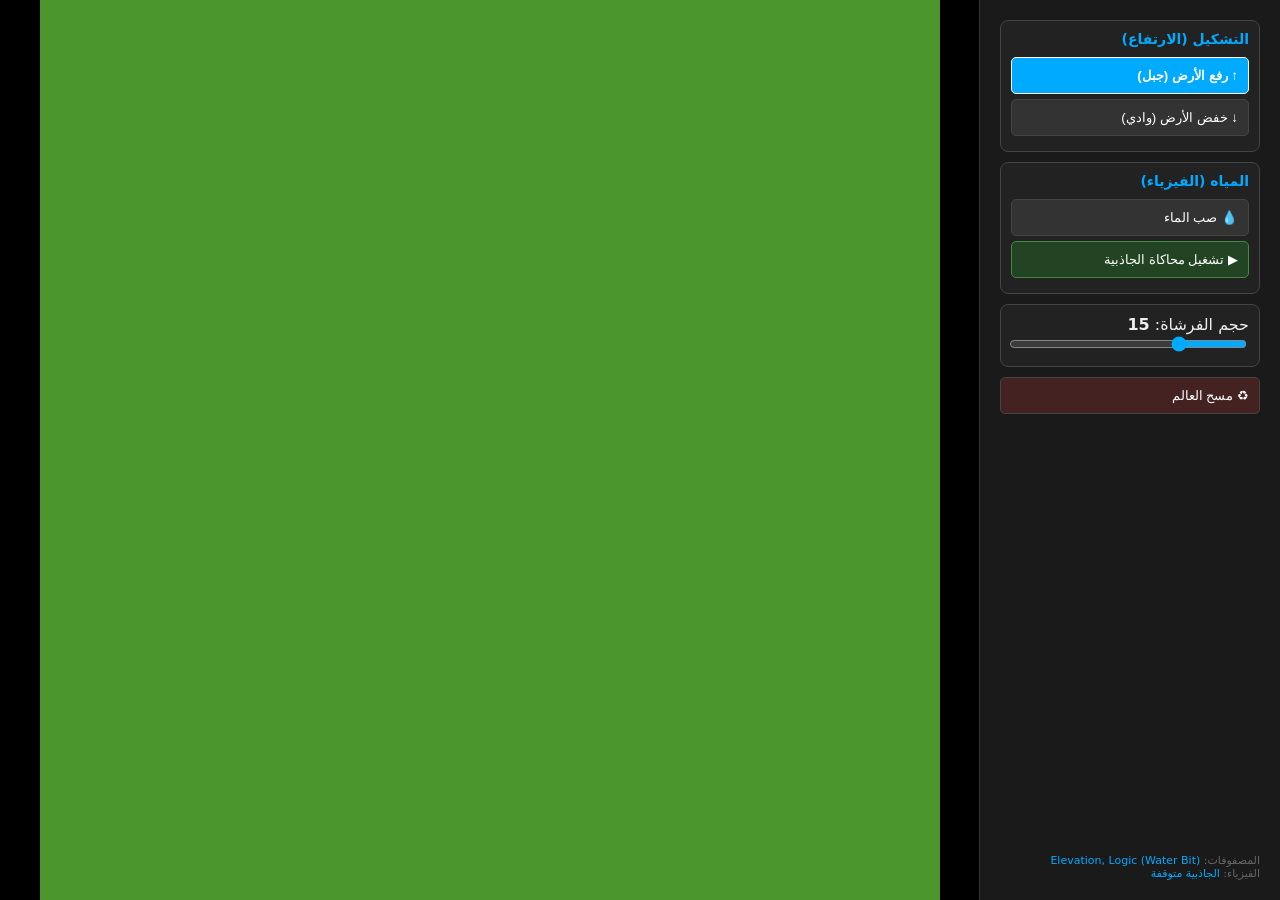
<file: workshop/ai_studio_code (2).html>
<!DOCTYPE html>
<html lang="ar" dir="rtl">
<head>
    <meta charset="UTF-8">
    <title>Histograph | Hydro-Physics Painter</title>
    <style>
        body{margin:0;background:#111;color:#eee;font-family:system-ui;display:flex;height:100vh;overflow:hidden}
        #sidebar{width:260px;background:#1a1a1a;border-left:1px solid #333;padding:20px;display:flex;flex-direction:column;gap:10px;z-index:10}
        .tool-box{background:#222;padding:10px;border-radius:8px;border:1px solid #444}
        h3{margin:0 0 10px;font-size:14px;color:#0af}
        button{background:#333;color:#fff;border:1px solid #444;padding:10px;cursor:pointer;border-radius:5px;width:100%;text-align:right;margin-bottom:5px;transition:0.2s}
        button.active{background:#0af;border-color:#fff;font-weight:bold}
        #btn-physics{background:#242;border-color:#484}
        #btn-physics.active{background:#0f0;color:#000}
        input[type=range]{width:100%;accent-color:#0af}
        canvas{cursor:crosshair;image-rendering:pixelated;flex-grow:1;object-fit:contain;background:#000}
        .stats{font-size:11px;color:#666;margin-top:auto}
        span{color:#0af}
    </style>
</head>
<body>

<div id="sidebar">
    <div class="tool-box">
        <h3>التشكيل (الارتفاع)</h3>
        <button id="btn-up" class="active">↑ رفع الأرض (جبل)</button>
        <button id="btn-down">↓ خفض الأرض (وادي)</button>
    </div>

    <div class="tool-box">
        <h3>المياه (الفيزياء)</h3>
        <button id="btn-water">💧 صب الماء</button>
        <button id="btn-physics">▶ تشغيل محاكاة الجاذبية</button>
    </div>

    <div class="tool-box">
        <label>حجم الفرشاة: <b id="val-size">15</b></label>
        <input type="range" id="brush-size" min="2" max="50" value="15">
    </div>

    <button id="btn-clear" style="background:#422;">♻ مسح العالم</button>

    <div class="stats">
        المصفوفات: <span>Elevation, Logic (Water Bit)</span><br>
        الفيزياء: <span id="status">الجاذبية متوقفة</span>
    </div>
</div>

<canvas id="mapCanvas" width="500" height="500"></canvas>

<script>
const W = 500, H = 500, S = W * H;
const canvas = document.getElementById('mapCanvas');
const ctx = canvas.getContext('2d');
const imgData = ctx.createImageData(W, H);

// المصفوفات الـ 5
const Buffers = {
    elevation: new Int16Array(S),
    logic:     new Uint16Array(S),
    visuals:   new Uint16Array(S) // سنستخدمه لتخزين الميل (Slope)
};

let isDrawing = false;
let currentTool = 'up'; 
let physicsEnabled = false;
let brushSize = 15;

/**
 * خوارزمية الفيزياء: تدفق الماء للأسفل
 */
function updateHydrology() {
    if (!physicsEnabled) return;

    // نقوم بعمل نسخة مؤقتة لبتات الماء حتى لا يتأثر الفحص بالتحريك اللحظي
    const nextWater = new Uint8Array(S);

    for (let i = 0; i < S; i++) {
        if (!(Buffers.logic[i] & 1)) continue; // لو مفيش ماء هنا، تخطى

        const x = i % W, y = Math.floor(i / W);
        let lowestH = Buffers.elevation[i];
        let targetIdx = i;

        // فحص الجيران الـ 8 بحثاً عن أقل نقطة
        for (let dy = -1; dy <= 1; dy++) {
            for (let dx = -1; dx <= 1; dx++) {
                const nx = x + dx, ny = y + dy;
                if (nx >= 0 && nx < W && ny >= 0 && ny < H) {
                    const ni = ny * W + nx;
                    if (Buffers.elevation[ni] < lowestH) {
                        lowestH = Buffers.elevation[ni];
                        targetIdx = ni;
                    }
                }
            }
        }

        // تحريك الماء للنقطة الأقل
        if (targetIdx !== i) {
            Buffers.logic[i] &= ~1; // امسح الماء من مكانه الحالي
            Buffers.logic[targetIdx] |= 1; // ضعه في النقطة الأقل
        }
    }
}

function paint(x, y) {
    for (let dy = -brushSize; dy < brushSize; dy++) {
        for (let dx = -brushSize; dx < brushSize; dx++) {
            const nx = x + dx, ny = y + dy;
            if (nx < 0 || nx >= W || ny < 0 || ny >= H) continue;
            if (Math.sqrt(dx*dx + dy*dy) > brushSize) continue;
            
            const i = ny * W + nx;
            if (currentTool === 'up') Buffers.elevation[i] += 200;
            if (currentTool === 'down') Buffers.elevation[i] -= 200;
            if (currentTool === 'water') Buffers.logic[i] |= 1;
        }
    }
}

function render() {
    const d = imgData.data;
    for (let i = 0; i < S; i++) {
        const p = i * 4;
        const e = Buffers.elevation[i];
        const isWater = Buffers.logic[i] & 1;

        if (isWater) {
            d[p] = 0; d[p+1] = 100; d[p+2] = 255; // أزرق للماء
        } else {
            // تدرج لوني بناءً على الارتفاع
            let c = e > 10000 ? 255 : (e > 0 ? 150 : 50);
            d[p] = c * 0.5; d[p+1] = c; d[p+2] = c * 0.3;
        }
        d[p+3] = 255;
    }
    ctx.putImageData(imgData, 0, 0);
}

// حلقة التحديث المستمر
function loop() {
    updateHydrology();
    render();
    requestAnimationFrame(loop);
}

// الأحداث
canvas.onmousedown = (e) => { isDrawing = true; };
window.onmouseup = () => isDrawing = false;
canvas.onmousemove = (e) => {
    if (!isDrawing) return;
    const rect = canvas.getBoundingClientRect();
    const x = Math.floor((e.clientX - rect.left) * (W / rect.width));
    const y = Math.floor((e.clientY - rect.top) * (H / rect.height));
    paint(x, y);
};

document.getElementById('btn-up').onclick = function() { currentTool = 'up'; setActive(this); };
document.getElementById('btn-down').onclick = function() { currentTool = 'down'; setActive(this); };
document.getElementById('btn-water').onclick = function() { currentTool = 'water'; setActive(this); };
document.getElementById('btn-physics').onclick = function() {
    physicsEnabled = !physicsEnabled;
    this.classList.toggle('active');
    document.getElementById('status').innerText = physicsEnabled ? 'الجاذبية تعمل' : 'الجاذبية متوقفة';
};

function setActive(btn) {
    document.querySelectorAll('button').forEach(b => b.classList.remove('active'));
    btn.classList.add('active');
}

document.getElementById('brush-size').oninput = function() { brushSize = this.value; };
document.getElementById('btn-clear').onclick = () => { Buffers.elevation.fill(0); Buffers.logic.fill(0); };

// ابدأ
Buffers.elevation.fill(5000); 
loop();
</script>
</body>
</html>
</file>
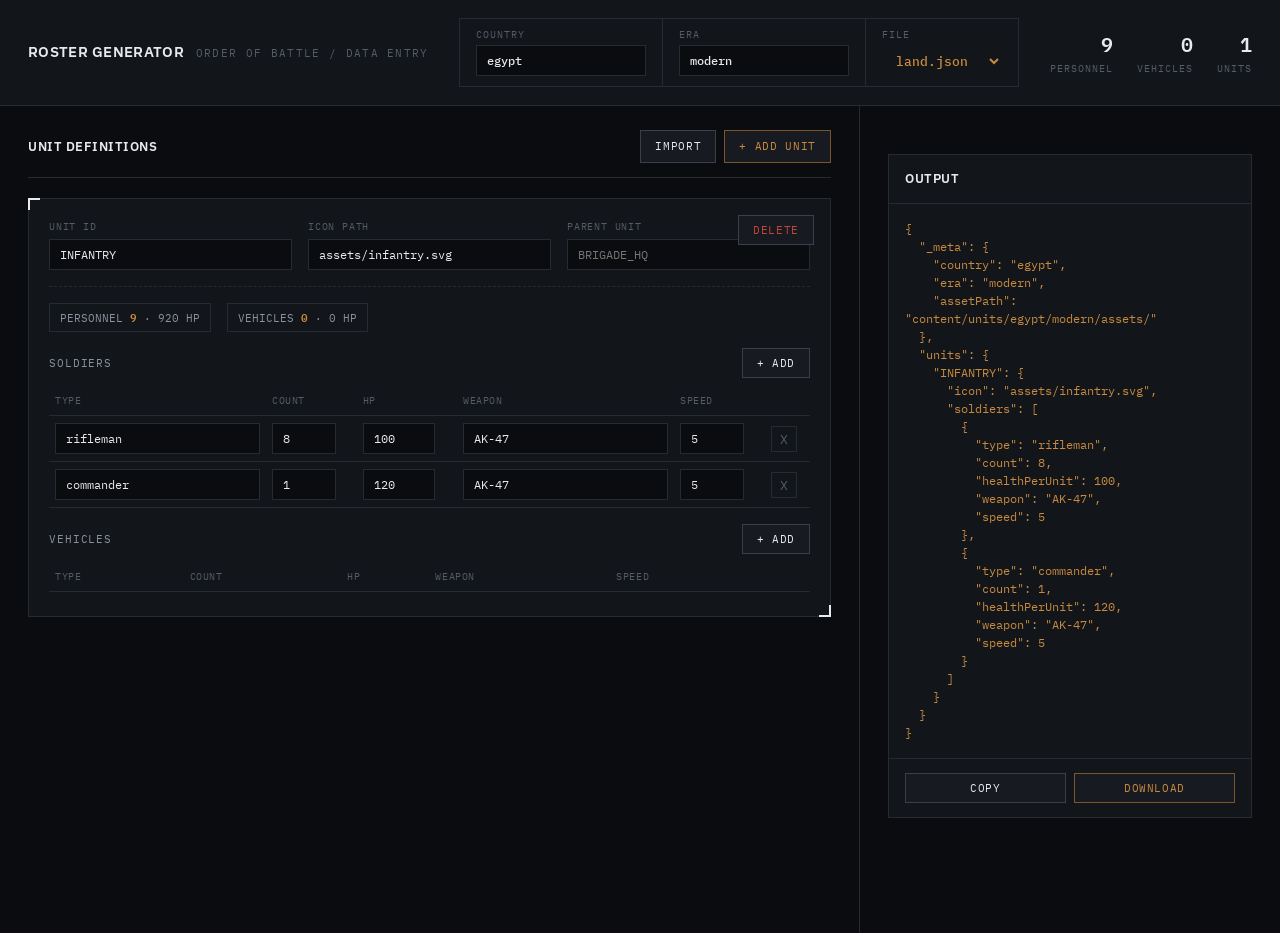
<file: workshop/units_generator.html>
<!DOCTYPE html>
<html lang="en">
<head>
<meta charset="UTF-8">
<meta name="viewport" content="width=device-width, initial-scale=1.0">
<title>Roster Generator</title>
<link rel="preconnect" href="https://fonts.googleapis.com">
<link rel="preconnect" href="https://fonts.gstatic.com" crossorigin>
<link href="https://fonts.googleapis.com/css2?family=IBM+Plex+Mono:wght@400;500;600&family=IBM+Plex+Sans:wght@400;500;600;700&display=swap" rel="stylesheet">
<style>
:root{
  --bg:#0a0c0f;
  --panel:#12151a;
  --panel-alt:#171b21;
  --border:#262b32;
  --border-strong:#3a4049;
  --text:#e8eaed;
  --text-dim:#8b929c;
  --text-faint:#565c66;
  --accent:#c98a3e;
  --accent-dim:#7a5528;
  --danger:#c4453a;
  --ok:#5f9b6f;
}
*{box-sizing:border-box;margin:0;padding:0}
body{
  background:var(--bg);
  color:var(--text);
  font-family:'IBM Plex Sans',sans-serif;
  font-size:14px;
  line-height:1.5;
}
.mono{font-family:'IBM Plex Mono',monospace}
.eyebrow{
  font-family:'IBM Plex Mono',monospace;
  font-size:11px;
  letter-spacing:0.12em;
  text-transform:uppercase;
  color:var(--text-faint);
}
header{
  display:flex;
  justify-content:space-between;
  align-items:center;
  flex-wrap:wrap;
  gap:16px;
  padding:18px 28px;
  border-bottom:1px solid var(--border);
  background:var(--panel);
}
.title-block{display:flex;align-items:baseline;gap:12px}
.title-block h1{
  font-size:15px;
  font-weight:600;
  letter-spacing:0.02em;
}
.context-strip{
  display:flex;
  gap:0;
  border:1px solid var(--border);
}
.context-field{
  display:flex;
  flex-direction:column;
  gap:3px;
  padding:8px 16px;
  border-right:1px solid var(--border);
  min-width:120px;
}
.context-field:last-child{border-right:none}
.context-field label{
  font-family:'IBM Plex Mono',monospace;
  font-size:10px;
  letter-spacing:0.1em;
  text-transform:uppercase;
  color:var(--text-faint);
}
.context-field input,.context-field select{
  background:transparent;
  border:none;
  color:var(--accent);
  font-family:'IBM Plex Mono',monospace;
  font-size:13px;
  font-weight:500;
  outline:none;
}
.readout{
  display:flex;
  gap:24px;
  font-family:'IBM Plex Mono',monospace;
}
.readout-item{display:flex;flex-direction:column;gap:2px;align-items:flex-end}
.readout-item .value{font-size:20px;font-weight:600;color:var(--text)}
.readout-item .label{font-size:10px;letter-spacing:0.1em;text-transform:uppercase;color:var(--text-faint)}
main{
  display:grid;
  grid-template-columns:1fr 420px;
  gap:1px;
  background:var(--border);
  min-height:calc(100vh - 73px);
}
.pane{background:var(--bg);padding:24px 28px;overflow-y:auto}
.pane-header{
  display:flex;
  justify-content:space-between;
  align-items:center;
  margin-bottom:20px;
  padding-bottom:14px;
  border-bottom:1px solid var(--border);
}
.pane-header h2{font-size:13px;font-weight:600;letter-spacing:0.04em}
.btn{
  background:var(--panel-alt);
  border:1px solid var(--border-strong);
  color:var(--text);
  padding:7px 14px;
  font-family:'IBM Plex Mono',monospace;
  font-size:11px;
  letter-spacing:0.06em;
  text-transform:uppercase;
  cursor:pointer;
  transition:border-color .15s, color .15s;
}
.btn:hover{border-color:var(--accent);color:var(--accent)}
.btn-primary{border-color:var(--accent-dim);color:var(--accent)}
.btn-primary:hover{border-color:var(--accent);background:rgba(201,138,62,0.08)}
.btn-danger{color:var(--danger);border-color:var(--border-strong)}
.btn-danger:hover{border-color:var(--danger)}
.btn-row{display:flex;gap:8px}
.unit-block{
  position:relative;
  border:1px solid var(--border);
  background:var(--panel);
  padding:20px;
  margin-bottom:20px;
}
.unit-block::before,.unit-block::after{
  content:"";
  position:absolute;
  width:10px;
  height:10px;
  border-color:var(--border-strong);
}
.unit-block::before{top:-1px;left:-1px;border-top:2px solid;border-left:2px solid}
.unit-block::after{bottom:-1px;right:-1px;border-bottom:2px solid;border-right:2px solid}
.unit-block-header{
  display:grid;
  grid-template-columns:repeat(auto-fit,minmax(160px,1fr));
  gap:16px;
  margin-bottom:16px;
  padding-bottom:16px;
  border-bottom:1px dashed var(--border);
}
.field{display:flex;flex-direction:column;gap:5px}
.field label{
  font-family:'IBM Plex Mono',monospace;
  font-size:10px;
  letter-spacing:0.08em;
  text-transform:uppercase;
  color:var(--text-faint);
}
input[type="text"],input[type="number"],select{
  background:var(--bg);
  border:1px solid var(--border);
  color:var(--text);
  padding:7px 10px;
  font-family:'IBM Plex Mono',monospace;
  font-size:12px;
  outline:none;
  width:100%;
}
input:focus,select:focus{border-color:var(--accent)}
.unit-summary{display:flex;gap:16px;margin-bottom:16px}
.badge{
  font-family:'IBM Plex Mono',monospace;
  font-size:11px;
  color:var(--text-dim);
  border:1px solid var(--border);
  padding:5px 10px;
}
.badge .n{color:var(--accent);font-weight:600}
.section-title{
  display:flex;
  justify-content:space-between;
  align-items:center;
  font-family:'IBM Plex Mono',monospace;
  font-size:11px;
  letter-spacing:0.08em;
  text-transform:uppercase;
  color:var(--text-dim);
  margin:16px 0 8px;
}
table{width:100%;border-collapse:collapse;margin-bottom:4px}
th,td{
  padding:7px 6px;
  text-align:left;
  border-bottom:1px solid var(--border);
  font-size:12px;
}
th{
  font-family:'IBM Plex Mono',monospace;
  font-size:10px;
  letter-spacing:0.06em;
  text-transform:uppercase;
  color:var(--text-faint);
  font-weight:400;
}
td input{padding:5px 8px;font-size:12px}
.icon-btn{
  background:none;
  border:1px solid var(--border);
  color:var(--text-faint);
  width:26px;
  height:26px;
  cursor:pointer;
  font-family:'IBM Plex Mono',monospace;
}
.icon-btn:hover{border-color:var(--danger);color:var(--danger)}
.remove-unit{position:absolute;top:16px;right:16px}
.json-output{
  position:sticky;
  top:24px;
  background:var(--panel);
  border:1px solid var(--border);
}
.json-body{
  font-family:'IBM Plex Mono',monospace;
  font-size:12px;
  color:var(--accent);
  padding:16px;
  max-height:70vh;
  overflow-y:auto;
  white-space:pre-wrap;
  word-break:break-word;
}
.json-actions{
  display:flex;
  gap:8px;
  padding:14px 16px;
  border-top:1px solid var(--border);
}
.json-actions .btn{flex:1}
.import-label{
  display:inline-flex;
  align-items:center;
  cursor:pointer;
}
</style>
</head>
<body>

<header>
  <div class="title-block">
    <h1>ROSTER GENERATOR</h1>
    <span class="eyebrow">Order of Battle / Data Entry</span>
  </div>

  <div class="context-strip">
    <div class="context-field">
      <label>Country</label>
      <input type="text" id="contextCountry" value="egypt" onchange="renderJSON()">
    </div>
    <div class="context-field">
      <label>Era</label>
      <input type="text" id="contextEra" value="modern" onchange="renderJSON()">
    </div>
    <div class="context-field">
      <label>File</label>
      <select id="contextFileType" onchange="renderJSON()">
        <option value="land.json">land.json</option>
        <option value="armor.json">armor.json</option>
        <option value="naval.json">naval.json</option>
        <option value="air.json">air.json</option>
      </select>
    </div>
  </div>

  <div class="readout">
    <div class="readout-item">
      <span class="value" id="readoutPersonnel">0</span>
      <span class="label">Personnel</span>
    </div>
    <div class="readout-item">
      <span class="value" id="readoutVehicles">0</span>
      <span class="label">Vehicles</span>
    </div>
    <div class="readout-item">
      <span class="value" id="readoutUnits">0</span>
      <span class="label">Units</span>
    </div>
  </div>
</header>

<main>
  <div class="pane">
    <div class="pane-header">
      <h2>UNIT DEFINITIONS</h2>
      <div class="btn-row">
        <label class="btn import-label">
          IMPORT
          <input type="file" id="importJsonInput" accept=".json" style="display:none" onchange="importJSON(event)">
        </label>
        <button class="btn btn-primary" onclick="addUnitBlock()">+ ADD UNIT</button>
      </div>
    </div>
    <div id="unitsContainer"></div>
  </div>

  <div class="pane">
    <div class="json-output">
      <div class="pane-header" style="margin:0;padding:14px 16px;border-bottom:1px solid var(--border)">
        <h2>OUTPUT</h2>
      </div>
      <div class="json-body mono" id="jsonPreview">{}</div>
      <div class="json-actions">
        <button class="btn" onclick="copyJSON()">COPY</button>
        <button class="btn btn-primary" onclick="downloadJSON()">DOWNLOAD</button>
      </div>
    </div>
  </div>
</main>

<datalist id="weaponOptions">
  <option value="AK-47">
  <option value="M4A1">
  <option value="RPG-7">
  <option value="PKM">
  <option value="T-90_Cannon">
  <option value="120mm_Mortar">
  <option value="Sniper_SVD">
</datalist>

<script>
let unitsData = [
  {
    id: "INFANTRY",
    icon: "assets/infantry.svg",
    parentUnit: "",
    soldiers: [
      { type: "rifleman", count: 8, healthPerUnit: 100, weapon: "AK-47", speed: 5 },
      { type: "commander", count: 1, healthPerUnit: 120, weapon: "AK-47", speed: 5 }
    ],
    vehicles: []
  }
];

function renderUnits() {
  const container = document.getElementById('unitsContainer');
  container.innerHTML = '';

  let grandPersonnel = 0;
  let grandVehicles = 0;

  unitsData.forEach((unit, unitIdx) => {
    const unitBlock = document.createElement('div');
    unitBlock.className = 'unit-block';

    let totalFleshHP = 0;
    let totalSoldiersCount = 0;
    unit.soldiers.forEach(s => {
      totalFleshHP += (s.count * s.healthPerUnit);
      totalSoldiersCount += s.count;
    });

    let totalMetalHP = 0;
    let totalVehiclesCount = 0;
    unit.vehicles.forEach(v => {
      totalMetalHP += (v.count * v.healthPerUnit);
      totalVehiclesCount += v.count;
    });

    grandPersonnel += totalSoldiersCount;
    grandVehicles += totalVehiclesCount;

    unitBlock.innerHTML = `
      <button class="btn btn-danger remove-unit" onclick="removeUnit(${unitIdx})">DELETE</button>

      <div class="unit-block-header">
        <div class="field">
          <label>Unit ID</label>
          <input type="text" value="${unit.id}" onchange="updateUnitKey(${unitIdx}, 'id', this.value)">
        </div>
        <div class="field">
          <label>Icon Path</label>
          <input type="text" value="${unit.icon || ''}" placeholder="assets/infantry.svg" onchange="updateUnitKey(${unitIdx}, 'icon', this.value)">
        </div>
        <div class="field">
          <label>Parent Unit</label>
          <input type="text" value="${unit.parentUnit || ''}" placeholder="BRIGADE_HQ" onchange="updateUnitKey(${unitIdx}, 'parentUnit', this.value)">
        </div>
      </div>

      <div class="unit-summary">
        <span class="badge">PERSONNEL <span class="n">${totalSoldiersCount}</span> &middot; ${totalFleshHP} HP</span>
        <span class="badge">VEHICLES <span class="n">${totalVehiclesCount}</span> &middot; ${totalMetalHP} HP</span>
      </div>

      <div class="section-title">
        <span>Soldiers</span>
        <button class="btn" onclick="addSoldier(${unitIdx})">+ ADD</button>
      </div>
      <table>
        <thead>
          <tr>
            <th>Type</th>
            <th>Count</th>
            <th>HP</th>
            <th>Weapon</th>
            <th>Speed</th>
            <th></th>
          </tr>
        </thead>
        <tbody>
          ${unit.soldiers.map((s, sIdx) => `
            <tr>
              <td><input type="text" value="${s.type}" onchange="updateSoldier(${unitIdx}, ${sIdx}, 'type', this.value)"></td>
              <td><input type="number" value="${s.count}" min="1" style="width:64px" onchange="updateSoldier(${unitIdx}, ${sIdx}, 'count', parseInt(this.value)||0)"></td>
              <td><input type="number" value="${s.healthPerUnit}" min="1" style="width:72px" onchange="updateSoldier(${unitIdx}, ${sIdx}, 'healthPerUnit', parseInt(this.value)||0)"></td>
              <td><input type="text" list="weaponOptions" value="${s.weapon}" onchange="updateSoldier(${unitIdx}, ${sIdx}, 'weapon', this.value)"></td>
              <td><input type="number" value="${s.speed || 5}" min="1" style="width:64px" onchange="updateSoldier(${unitIdx}, ${sIdx}, 'speed', parseInt(this.value)||0)"></td>
              <td><button class="icon-btn" onclick="removeSoldier(${unitIdx}, ${sIdx})">X</button></td>
            </tr>
          `).join('')}
        </tbody>
      </table>

      <div class="section-title">
        <span>Vehicles</span>
        <button class="btn" onclick="addVehicle(${unitIdx})">+ ADD</button>
      </div>
      <table>
        <thead>
          <tr>
            <th>Type</th>
            <th>Count</th>
            <th>HP</th>
            <th>Weapon</th>
            <th>Speed</th>
            <th></th>
          </tr>
        </thead>
        <tbody>
          ${unit.vehicles.map((v, vIdx) => `
            <tr>
              <td><input type="text" value="${v.type}" onchange="updateVehicle(${unitIdx}, ${vIdx}, 'type', this.value)"></td>
              <td><input type="number" value="${v.count}" min="1" style="width:64px" onchange="updateVehicle(${unitIdx}, ${vIdx}, 'count', parseInt(this.value)||0)"></td>
              <td><input type="number" value="${v.healthPerUnit}" min="1" style="width:72px" onchange="updateVehicle(${unitIdx}, ${vIdx}, 'healthPerUnit', parseInt(this.value)||0)"></td>
              <td><input type="text" list="weaponOptions" value="${v.weapon}" onchange="updateVehicle(${unitIdx}, ${vIdx}, 'weapon', this.value)"></td>
              <td><input type="number" value="${v.speed || 40}" min="1" style="width:64px" onchange="updateVehicle(${unitIdx}, ${vIdx}, 'speed', parseInt(this.value)||0)"></td>
              <td><button class="icon-btn" onclick="removeVehicle(${unitIdx}, ${vIdx})">X</button></td>
            </tr>
          `).join('')}
        </tbody>
      </table>
    `;
    container.appendChild(unitBlock);
  });

  document.getElementById('readoutPersonnel').textContent = grandPersonnel;
  document.getElementById('readoutVehicles').textContent = grandVehicles;
  document.getElementById('readoutUnits').textContent = unitsData.length;

  renderJSON();
}

function addUnitBlock() {
  unitsData.push({
    id: "NEW_UNIT_" + (unitsData.length + 1),
    icon: "assets/unit.svg",
    parentUnit: "",
    soldiers: [],
    vehicles: []
  });
  renderUnits();
}

function removeUnit(idx) {
  unitsData.splice(idx, 1);
  renderUnits();
}

function updateUnitKey(idx, key, val) {
  unitsData[idx][key] = val;
  renderJSON();
}

function addSoldier(unitIdx) {
  unitsData[unitIdx].soldiers.push({ type: "rifleman", count: 1, healthPerUnit: 100, weapon: "AK-47", speed: 5 });
  renderUnits();
}

function removeSoldier(unitIdx, sIdx) {
  unitsData[unitIdx].soldiers.splice(sIdx, 1);
  renderUnits();
}

function updateSoldier(unitIdx, sIdx, field, val) {
  unitsData[unitIdx].soldiers[sIdx][field] = val;
  renderUnits();
}

function addVehicle(unitIdx) {
  unitsData[unitIdx].vehicles.push({ type: "bmp_1", count: 1, healthPerUnit: 500, weapon: "73mm_Grom", speed: 45 });
  renderUnits();
}

function removeVehicle(unitIdx, vIdx) {
  unitsData[unitIdx].vehicles.splice(vIdx, 1);
  renderUnits();
}

function updateVehicle(unitIdx, vIdx, field, val) {
  unitsData[unitIdx].vehicles[vIdx][field] = val;
  renderUnits();
}

function renderJSON() {
  const country = document.getElementById('contextCountry').value.trim() || 'egypt';
  const era = document.getElementById('contextEra').value.trim() || 'modern';

  const jsonOutput = {
    _meta: {
      country: country,
      era: era,
      assetPath: `content/units/${country}/${era}/assets/`
    },
    units: {}
  };

  unitsData.forEach(u => {
    const unitObj = {};
    if (u.icon) unitObj.icon = u.icon;
    if (u.parentUnit) unitObj.parentUnit = u.parentUnit;
    if (u.soldiers && u.soldiers.length > 0) unitObj.soldiers = u.soldiers;
    if (u.vehicles && u.vehicles.length > 0) unitObj.vehicles = u.vehicles;
    jsonOutput.units[u.id] = unitObj;
  });

  document.getElementById('jsonPreview').textContent = JSON.stringify(jsonOutput, null, 2);
}

function downloadJSON() {
  const fileType = document.getElementById('contextFileType').value;
  const text = document.getElementById('jsonPreview').textContent;
  const blob = new Blob([text], { type: "application/json" });
  const a = document.createElement('a');
  a.href = URL.createObjectURL(blob);
  a.download = fileType;
  a.click();
}

function copyJSON() {
  const text = document.getElementById('jsonPreview').textContent;
  navigator.clipboard.writeText(text);
}

function importJSON(event) {
  const file = event.target.files[0];
  if (!file) return;

  const reader = new FileReader();
  reader.onload = function(e) {
    try {
      const data = JSON.parse(e.target.result);
      if (data._meta) {
        if (data._meta.country) document.getElementById('contextCountry').value = data._meta.country;
        if (data._meta.era) document.getElementById('contextEra').value = data._meta.era;
      }

      const rawUnits = data.units || data;
      unitsData = [];

      Object.keys(rawUnits).forEach(key => {
        if (key === '_meta') return;
        const u = rawUnits[key];
        unitsData.push({
          id: key,
          icon: u.icon || '',
          parentUnit: u.parentUnit || '',
          soldiers: u.soldiers || [],
          vehicles: u.vehicles || []
        });
      });

      renderUnits();
    } catch (err) {
      alert("Failed to parse JSON file.");
    }
  };
  reader.readAsText(file);
}

renderUnits();
</script>

</body>
</html>
</file>
